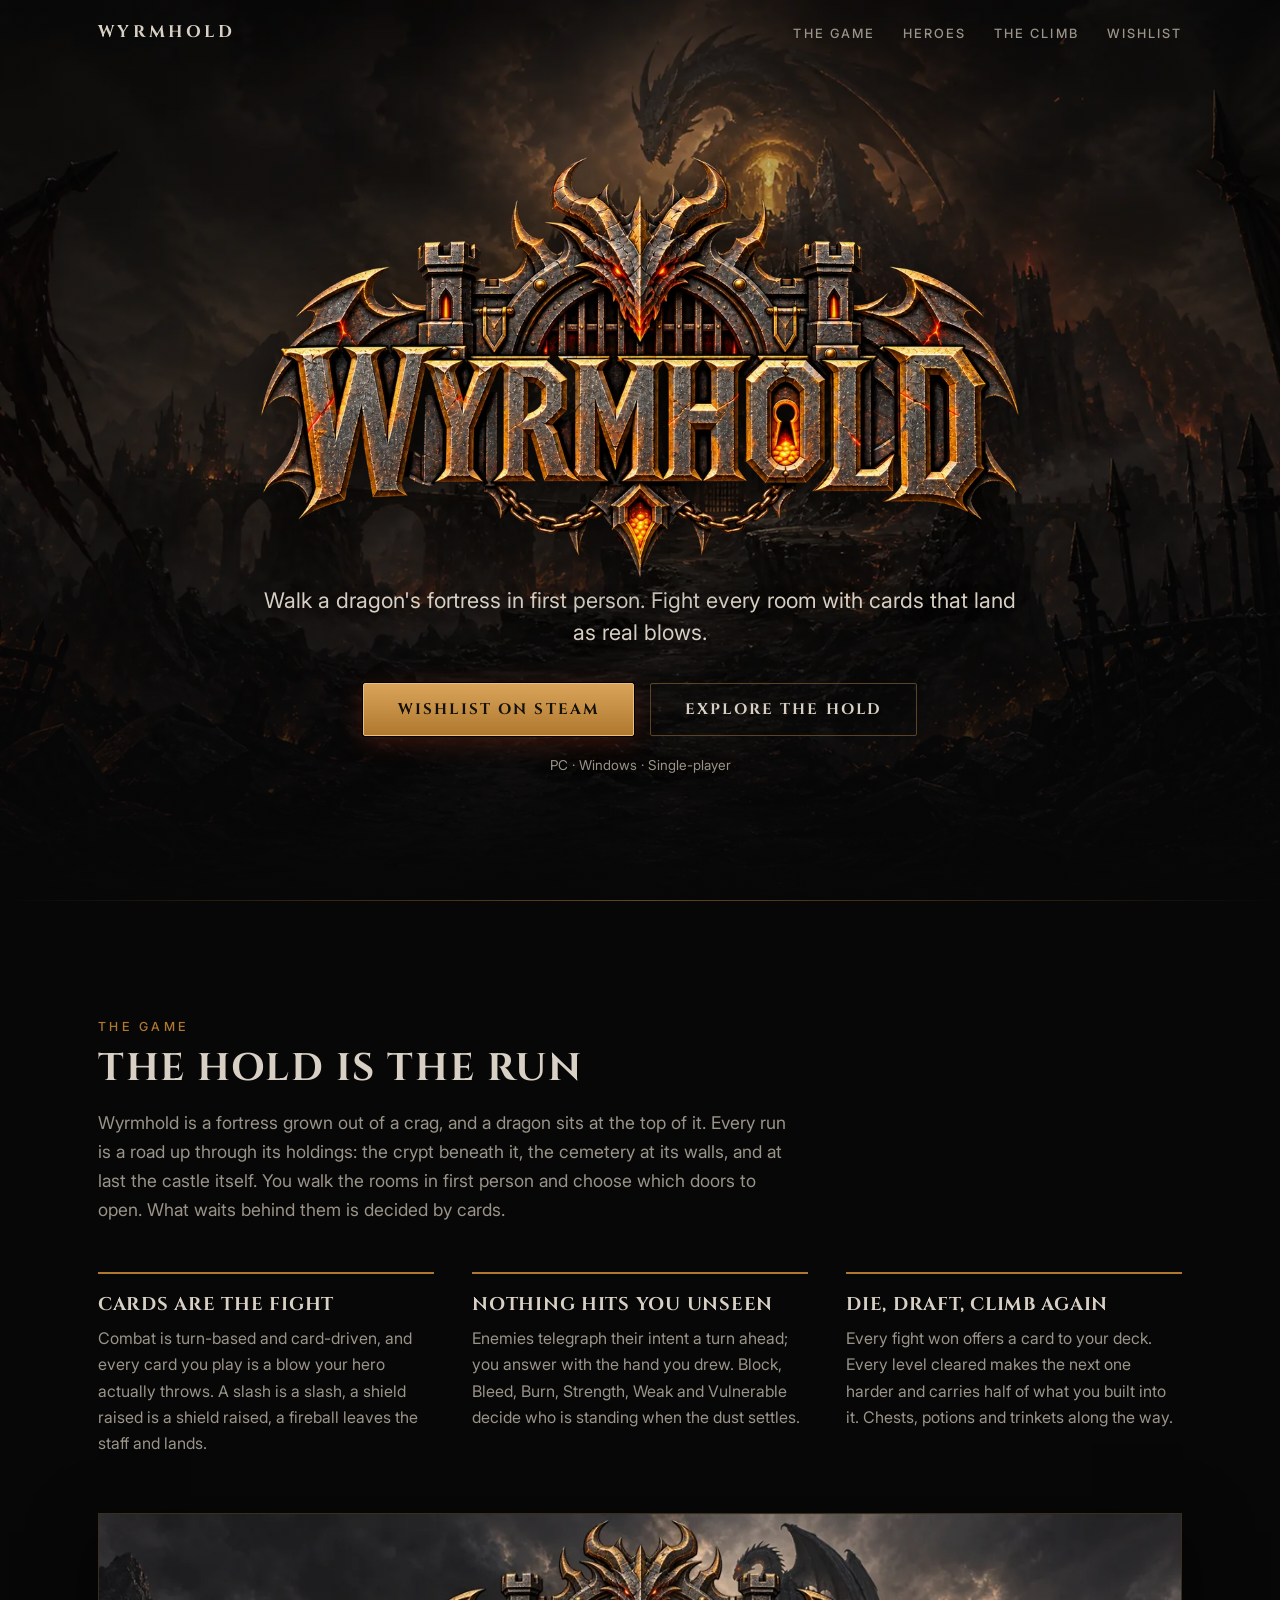
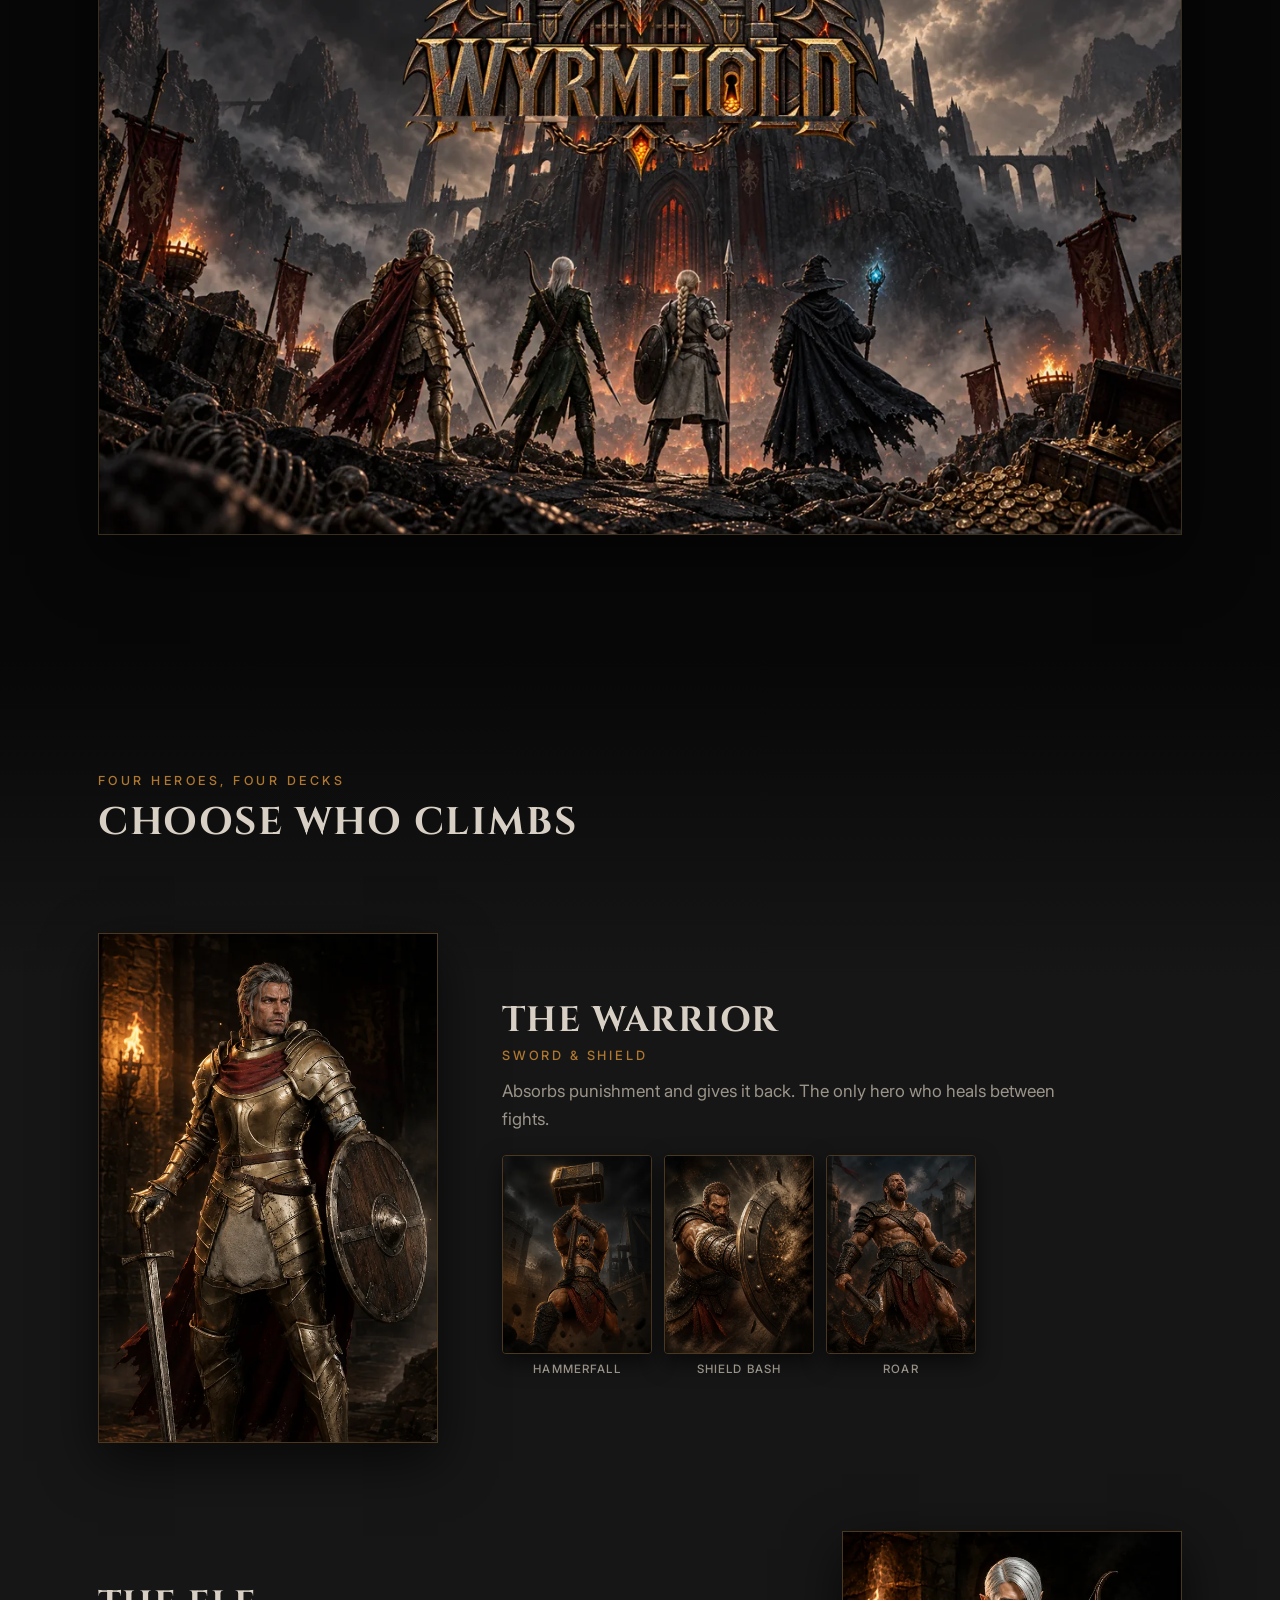
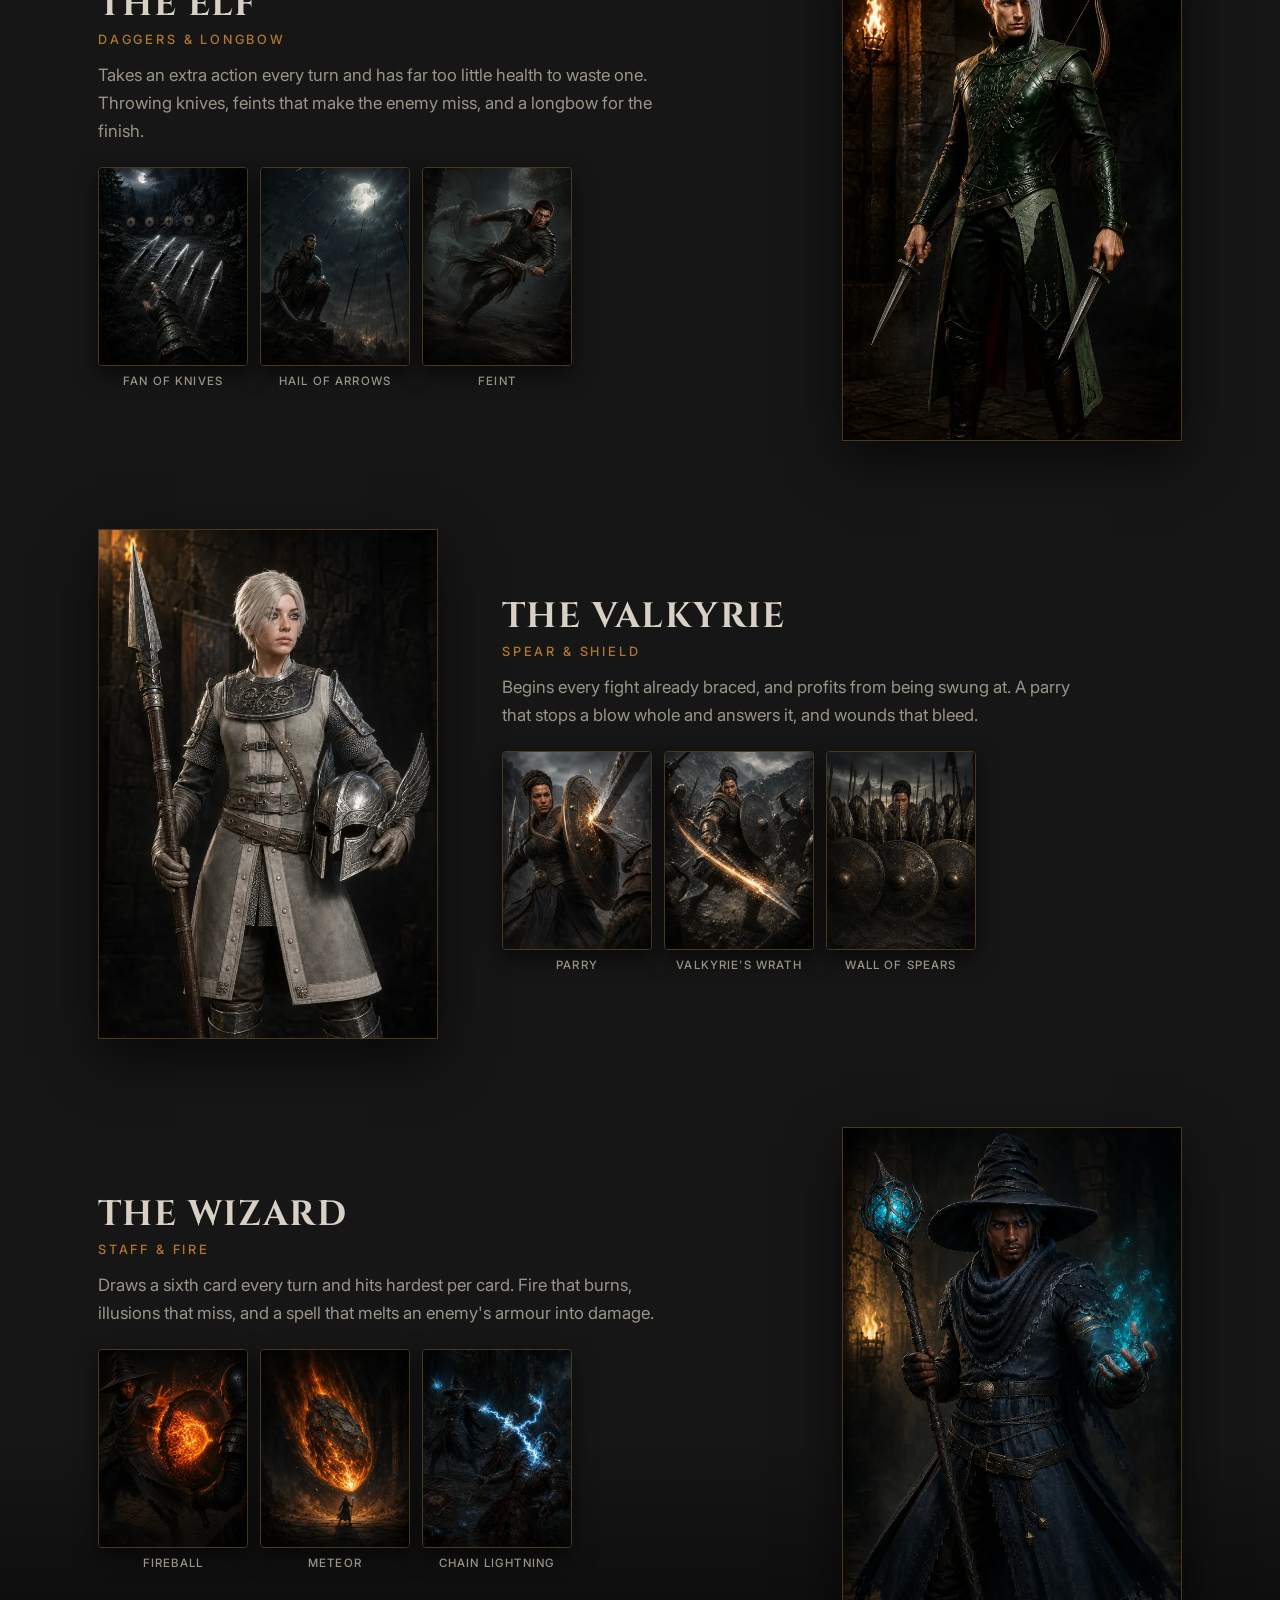
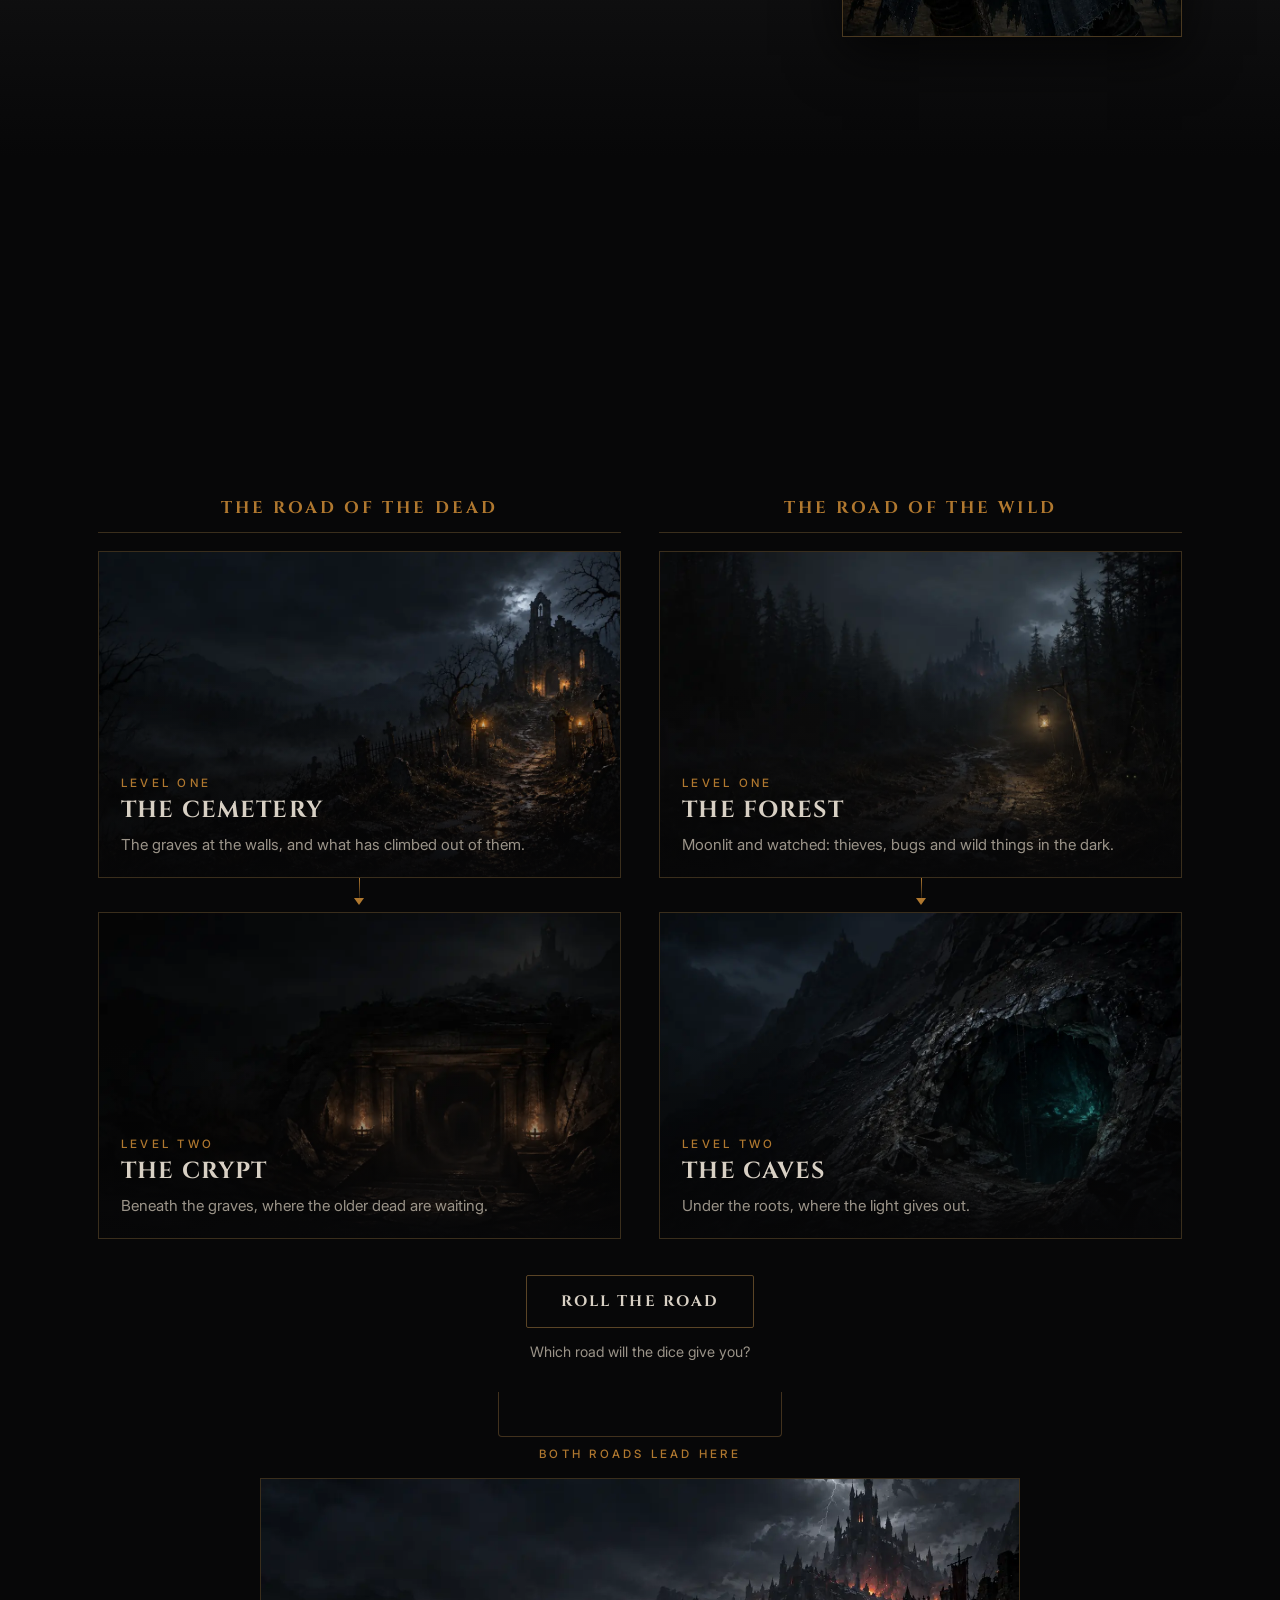
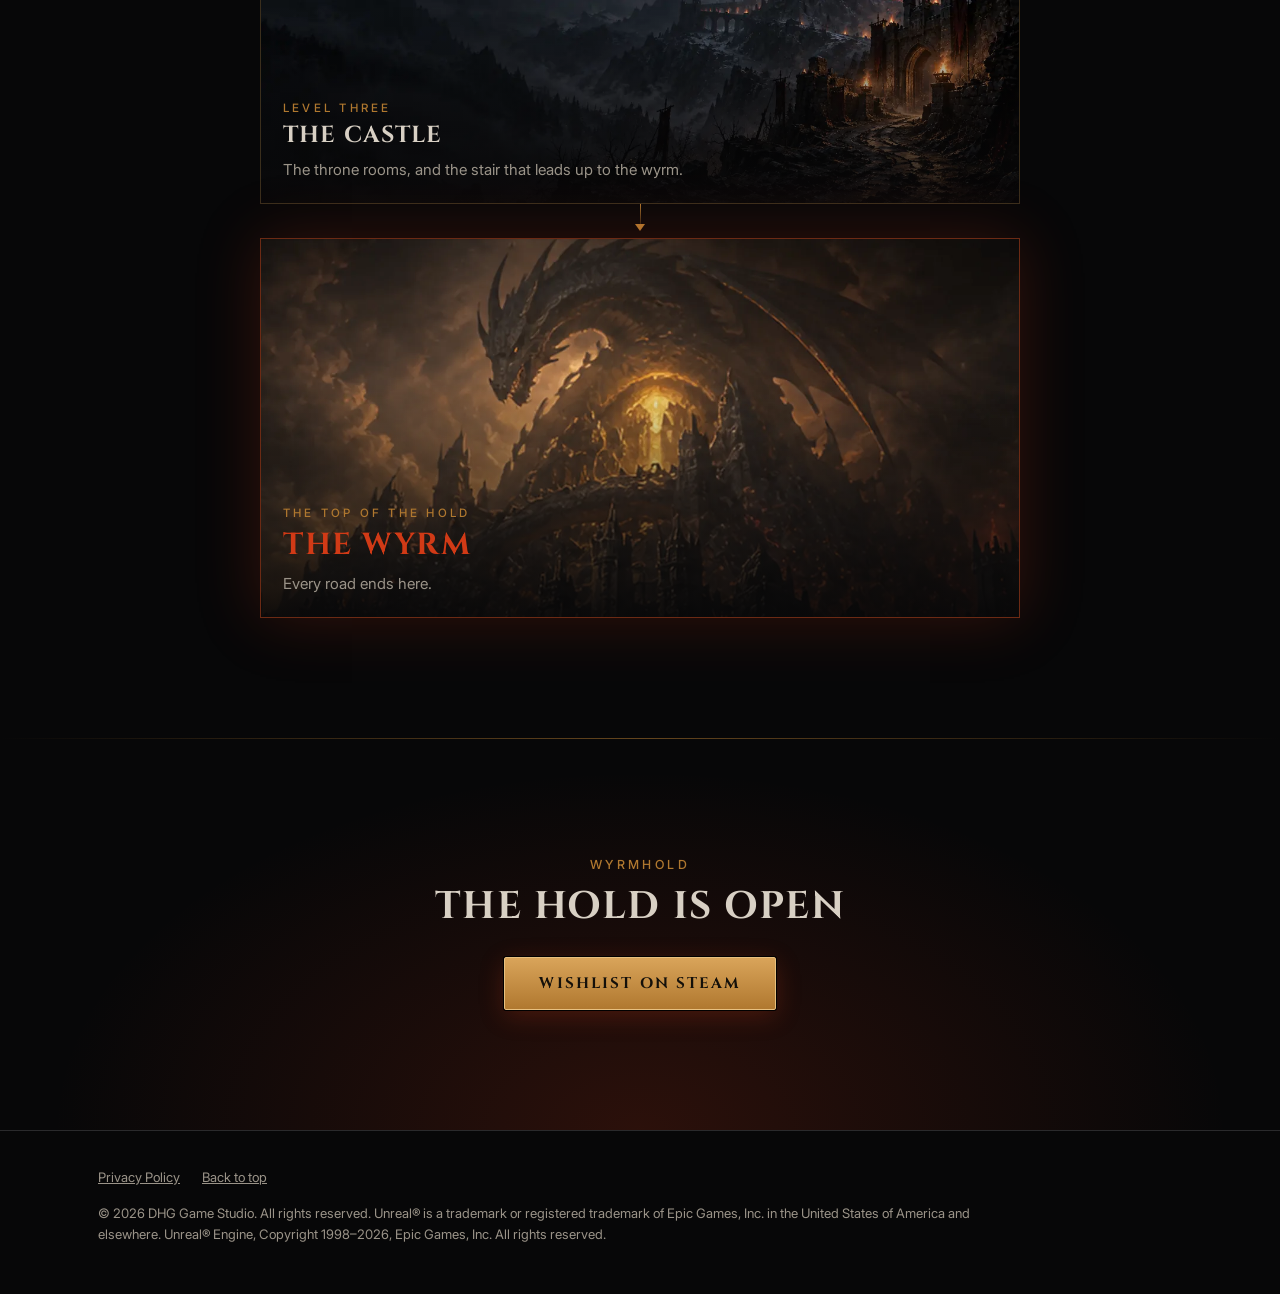
<file: index.html>
<!doctype html>
<html lang="en">
<head>
<meta charset="utf-8">
<meta name="viewport" content="width=device-width,initial-scale=1">
<title>Wyrmhold</title>
<meta name="description" content="A first-person dungeon crawl fought with cards. Four heroes, four decks, and a dragon at the top of the hold.">
<meta name="theme-color" content="#070708">
<link rel="canonical" href="https://wyrmholdthegame.com/">
<meta property="og:type" content="website">
<meta property="og:title" content="Wyrmhold">
<meta property="og:description" content="Walk a dragon's fortress in first person, then fight every room with cards that land as real blows.">
<meta property="og:url" content="https://wyrmholdthegame.com/">
<meta property="og:image" content="https://wyrmholdthegame.com/assets/img/og.jpg">
<meta name="twitter:card" content="summary_large_image">
<link rel="preload" href="assets/fonts/cinzel-700.woff2" as="font" type="font/woff2" crossorigin>
<link rel="preload" href="assets/img/hero-bg.webp" as="image">
<link rel="icon" href="assets/img/logo.webp" type="image/webp">
<link rel="stylesheet" href="assets/style.css">
</head>
<body>

<header class="nav">
  <div class="wrap">
    <a class="mark" href="#top">WYRMHOLD</a>
    <ul>
      <li><a href="#game">The Game</a></li>
      <li><a href="#heroes">Heroes</a></li>
      <li><a href="#climb">The Climb</a></li>
      <li><a href="#wishlist">Wishlist</a></li>
    </ul>
  </div>
</header>

<main id="top">

<section class="hero">
  <div>
    <img class="logo" src="assets/img/logo.webp" width="1100" height="611" alt="Wyrmhold">
    <p class="tag">Walk a dragon's fortress in first person. Fight every room with cards that land as real blows.</p>
    <div class="cta">
      <a class="btn" id="steam" href="https://store.steampowered.com/app/5244700/Wyrmhold/" rel="noopener">Wishlist on Steam</a>
      <a class="btn ghost" href="#game">Explore the hold</a>
    </div>
    <p class="note">PC &middot; Windows &middot; Single-player</p>
  </div>
</section>

<hr class="rule">

<section id="game">
  <div class="wrap">
    <div class="rv">
      <p class="eyebrow">The game</p>
      <h2>The hold is the run</h2>
      <p class="lead">Wyrmhold is a fortress grown out of a crag, and a dragon sits at the top of it. Every run is a road up through its holdings: the crypt beneath it, the cemetery at its walls, and at last the castle itself. You walk the rooms in first person and choose which doors to open. What waits behind them is decided by cards.</p>
    </div>
    <div class="pillars">
      <div class="pillar rv"><h3>Cards are the fight</h3><p>Combat is turn-based and card-driven, and every card you play is a blow your hero actually throws. A slash is a slash, a shield raised is a shield raised, a fireball leaves the staff and lands.</p></div>
      <div class="pillar rv"><h3>Nothing hits you unseen</h3><p>Enemies telegraph their intent a turn ahead; you answer with the hand you drew. Block, Bleed, Burn, Strength, Weak and Vulnerable decide who is standing when the dust settles.</p></div>
      <div class="pillar rv"><h3>Die, draft, climb again</h3><p>Every fight won offers a card to your deck. Every level cleared makes the next one harder and carries half of what you built into it. Chests, potions and trinkets along the way.</p></div>
    </div>
    <img class="keyart rv" src="assets/img/keyart.webp" width="1232" height="706" loading="lazy" alt="Four heroes stand on the road below the black fortress of Wyrmhold, a dragon coiled on its highest tower.">
  </div>
</section>

<section id="heroes" class="heroes-sec">
  <div class="wrap">
    <div class="rv">
      <p class="eyebrow">Four heroes, four decks</p>
      <h2>Choose who climbs</h2>
    </div>

    <article class="hero-row rv">
      <div class="portrait"><img src="assets/img/hero-warrior.webp" width="640" height="1226" loading="lazy" alt="The Warrior in gold plate with sword and round shield"></div>
      <div>
        <h3>The Warrior</h3>
        <p class="role">Sword &amp; shield</p>
        <p>Absorbs punishment and gives it back. The only hero who heals between fights.</p>
        <div class="cards">
          <figure><img src="assets/img/card-hammerfall.webp" width="520" height="693" loading="lazy" alt="Hammerfall card"><figcaption>Hammerfall</figcaption></figure>
          <figure><img src="assets/img/card-shieldbash.webp" width="520" height="693" loading="lazy" alt="Shield Bash card"><figcaption>Shield Bash</figcaption></figure>
          <figure><img src="assets/img/card-roar.webp" width="520" height="693" loading="lazy" alt="Roar card"><figcaption>Roar</figcaption></figure>
        </div>
      </div>
    </article>

    <article class="hero-row rv">
      <div class="portrait"><img src="assets/img/hero-elf.webp" width="640" height="933" loading="lazy" alt="The Elf in green leather holding two daggers"></div>
      <div>
        <h3>The Elf</h3>
        <p class="role">Daggers &amp; longbow</p>
        <p>Takes an extra action every turn and has far too little health to waste one. Throwing knives, feints that make the enemy miss, and a longbow for the finish.</p>
        <div class="cards">
          <figure><img src="assets/img/card-fanofknives.webp" width="520" height="693" loading="lazy" alt="Fan of Knives card"><figcaption>Fan of Knives</figcaption></figure>
          <figure><img src="assets/img/card-hailofarrows.webp" width="520" height="693" loading="lazy" alt="Hail of Arrows card"><figcaption>Hail of Arrows</figcaption></figure>
          <figure><img src="assets/img/card-feint.webp" width="520" height="693" loading="lazy" alt="Feint card"><figcaption>Feint</figcaption></figure>
        </div>
      </div>
    </article>

    <article class="hero-row rv">
      <div class="portrait"><img src="assets/img/hero-valkyrie.webp" width="640" height="962" loading="lazy" alt="The Valkyrie in grey mail with spear and helm"></div>
      <div>
        <h3>The Valkyrie</h3>
        <p class="role">Spear &amp; shield</p>
        <p>Begins every fight already braced, and profits from being swung at. A parry that stops a blow whole and answers it, and wounds that bleed.</p>
        <div class="cards">
          <figure><img src="assets/img/card-parry.webp" width="520" height="693" loading="lazy" alt="Parry card"><figcaption>Parry</figcaption></figure>
          <figure><img src="assets/img/card-valkyrieswrath.webp" width="520" height="693" loading="lazy" alt="Valkyrie's Wrath card"><figcaption>Valkyrie's Wrath</figcaption></figure>
          <figure><img src="assets/img/card-wallofspears.webp" width="520" height="693" loading="lazy" alt="Wall of Spears card"><figcaption>Wall of Spears</figcaption></figure>
        </div>
      </div>
    </article>

    <article class="hero-row rv">
      <div class="portrait"><img src="assets/img/hero-wizard.webp" width="640" height="960" loading="lazy" alt="The Wizard under a wide hat, a blue crystal glowing on his staff"></div>
      <div>
        <h3>The Wizard</h3>
        <p class="role">Staff &amp; fire</p>
        <p>Draws a sixth card every turn and hits hardest per card. Fire that burns, illusions that miss, and a spell that melts an enemy's armour into damage.</p>
        <div class="cards">
          <figure><img src="assets/img/card-fireball.webp" width="520" height="693" loading="lazy" alt="Fireball card"><figcaption>Fireball</figcaption></figure>
          <figure><img src="assets/img/card-meteor.webp" width="520" height="693" loading="lazy" alt="Meteor card"><figcaption>Meteor</figcaption></figure>
          <figure><img src="assets/img/card-chainlightning.webp" width="520" height="693" loading="lazy" alt="Chain Lightning card"><figcaption>Chain Lightning</figcaption></figure>
        </div>
      </div>
    </article>
  </div>
</section>

<section id="climb">
  <div class="wrap">
    <div class="rv">
      <p class="eyebrow">The climb</p>
      <h2>Two roads, one wyrm</h2>
      <p class="lead">Every run takes one of two roads up into the hold, chosen at random. Each road crosses two levels and ends in a boss, and both come out at the same castle, and the same dragon.</p>
    </div>

    <div class="routes rv" id="routes">
      <article class="route" data-route="dead">
        <h3 class="route-name">The Road of the Dead</h3>
        <div class="level"><img src="assets/img/biome-cemetery.webp" width="1280" height="720" loading="lazy" alt=""><div><p class="n">Level one</p><h4>The Cemetery</h4><p>The graves at the walls, and what has climbed out of them.</p></div></div>
        <div class="step" aria-hidden="true"></div>
        <div class="level"><img src="assets/img/biome-crypt.webp" width="1280" height="720" loading="lazy" alt=""><div><p class="n">Level two</p><h4>The Crypt</h4><p>Beneath the graves, where the older dead are waiting.</p></div></div>
      </article>
      <article class="route" data-route="wild">
        <h3 class="route-name">The Road of the Wild</h3>
        <div class="level"><img src="assets/img/biome-forest.webp" width="1280" height="720" loading="lazy" alt=""><div><p class="n">Level one</p><h4>The Forest</h4><p>Moonlit and watched: thieves, bugs and wild things in the dark.</p></div></div>
        <div class="step" aria-hidden="true"></div>
        <div class="level"><img src="assets/img/biome-caves.webp" width="1280" height="720" loading="lazy" alt=""><div><p class="n">Level two</p><h4>The Caves</h4><p>Under the roots, where the light gives out.</p></div></div>
      </article>
    </div>

    <div class="roll rv">
      <button type="button" class="btn ghost" id="roll">Roll the road</button>
      <p id="rolled" aria-live="polite">Which road will the dice give you?</p>
    </div>

    <div class="merge rv" aria-hidden="true"><span>Both roads lead here</span></div>

    <div class="finale rv">
      <div class="level wide"><img src="assets/img/biome-castle.webp" width="1280" height="720" loading="lazy" alt=""><div><p class="n">Level three</p><h4>The Castle</h4><p>The throne rooms, and the stair that leads up to the wyrm.</p></div></div>
      <div class="step" aria-hidden="true"></div>
      <div class="level wide wyrm"><img src="assets/img/wyrm.webp" width="1280" height="800" loading="lazy" alt="The wyrm coiled around the highest towers of Wyrmhold, a furnace glow at its heart."><div><p class="n">The top of the hold</p><h4>The Wyrm</h4><p>Every road ends here.</p></div></div>
    </div>
  </div>
</section>

<hr class="rule">

<section id="wishlist" class="final">
  <div class="wrap rv">
    <p class="eyebrow">Wyrmhold</p>
    <h2>The hold is open</h2>
    <a class="btn" href="https://store.steampowered.com/app/5244700/Wyrmhold/" rel="noopener">Wishlist on Steam</a>
  </div>
</section>

</main>

<footer>
  <div class="wrap">
    <nav><a href="privacy.html">Privacy Policy</a><a href="#top">Back to top</a></nav>
    <p>&copy; 2026 DHG Game Studio. All rights reserved. Unreal&reg; is a trademark or registered trademark of Epic Games, Inc. in the United States of America and elsewhere. Unreal&reg; Engine, Copyright 1998&ndash;2026, Epic Games, Inc. All rights reserved.</p>
  </div>
</footer>

<script src="assets/main.js" defer></script>
</body>
</html>
</file>
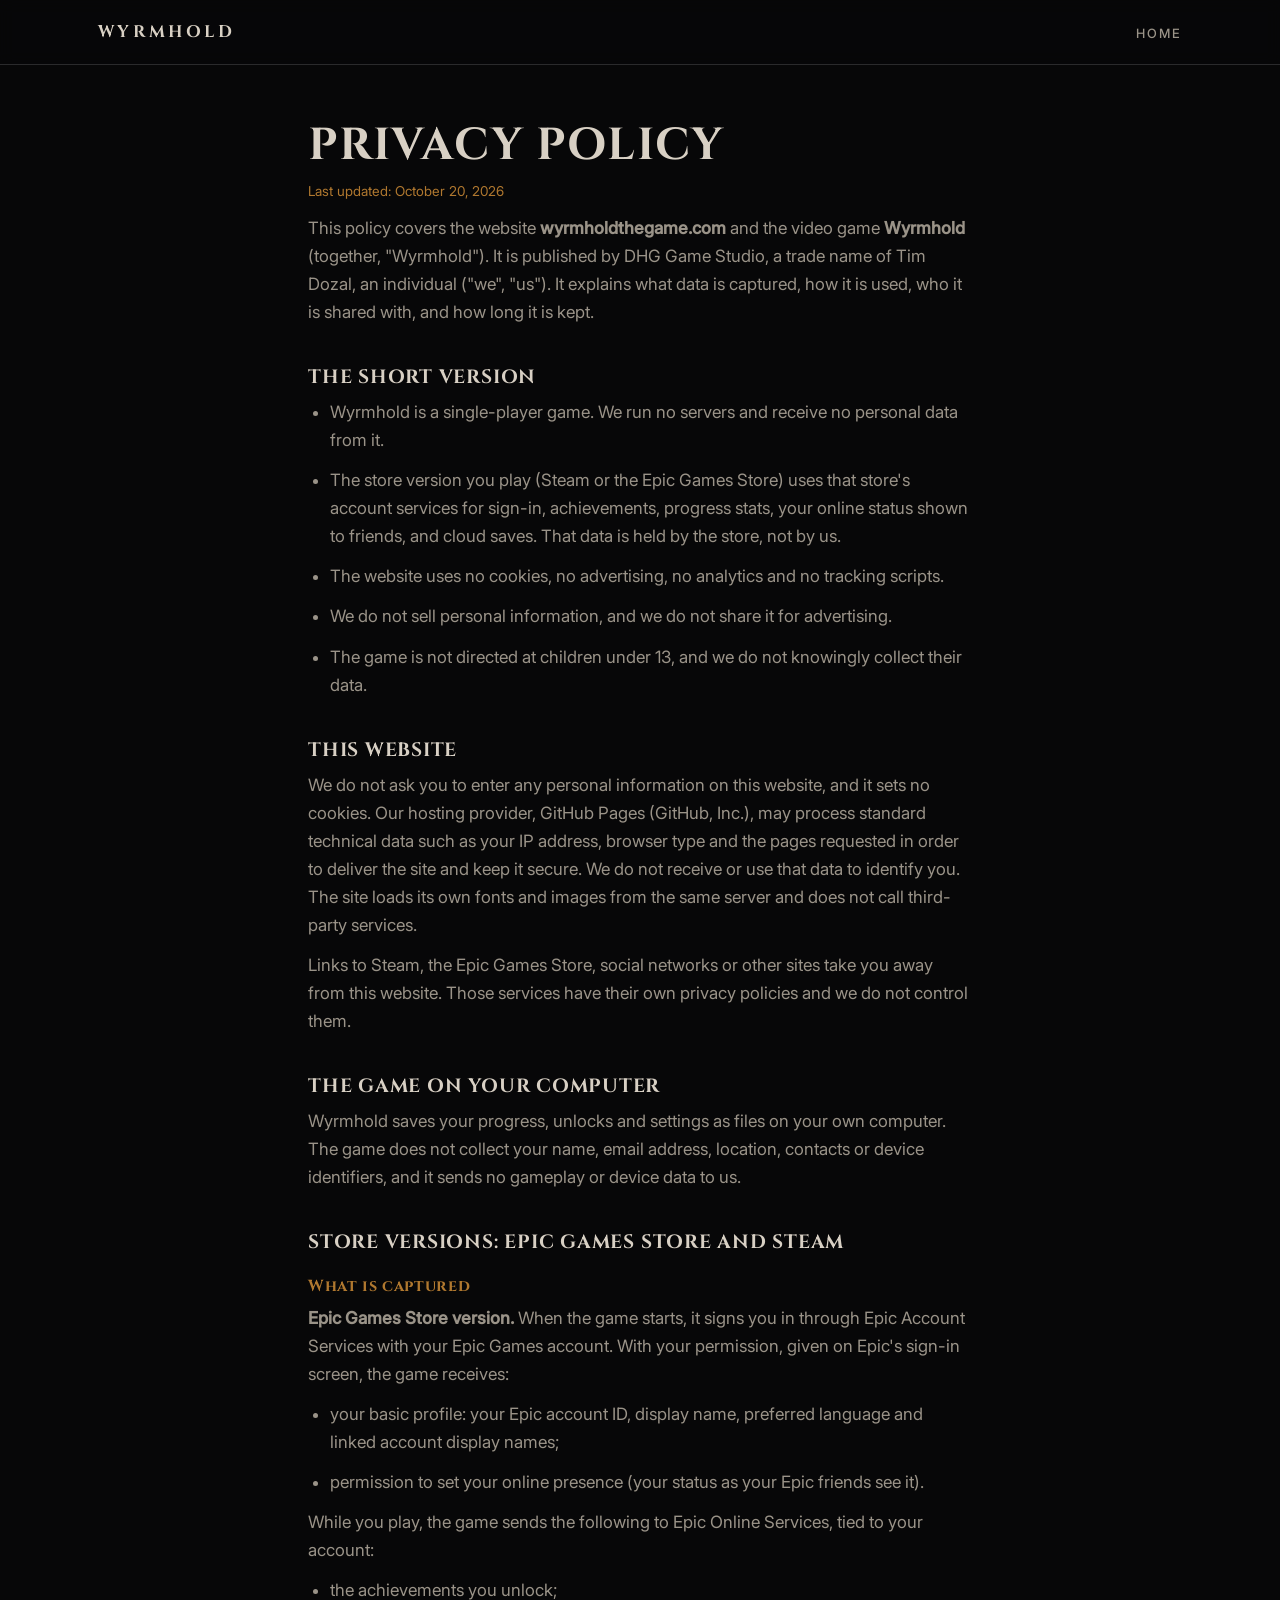
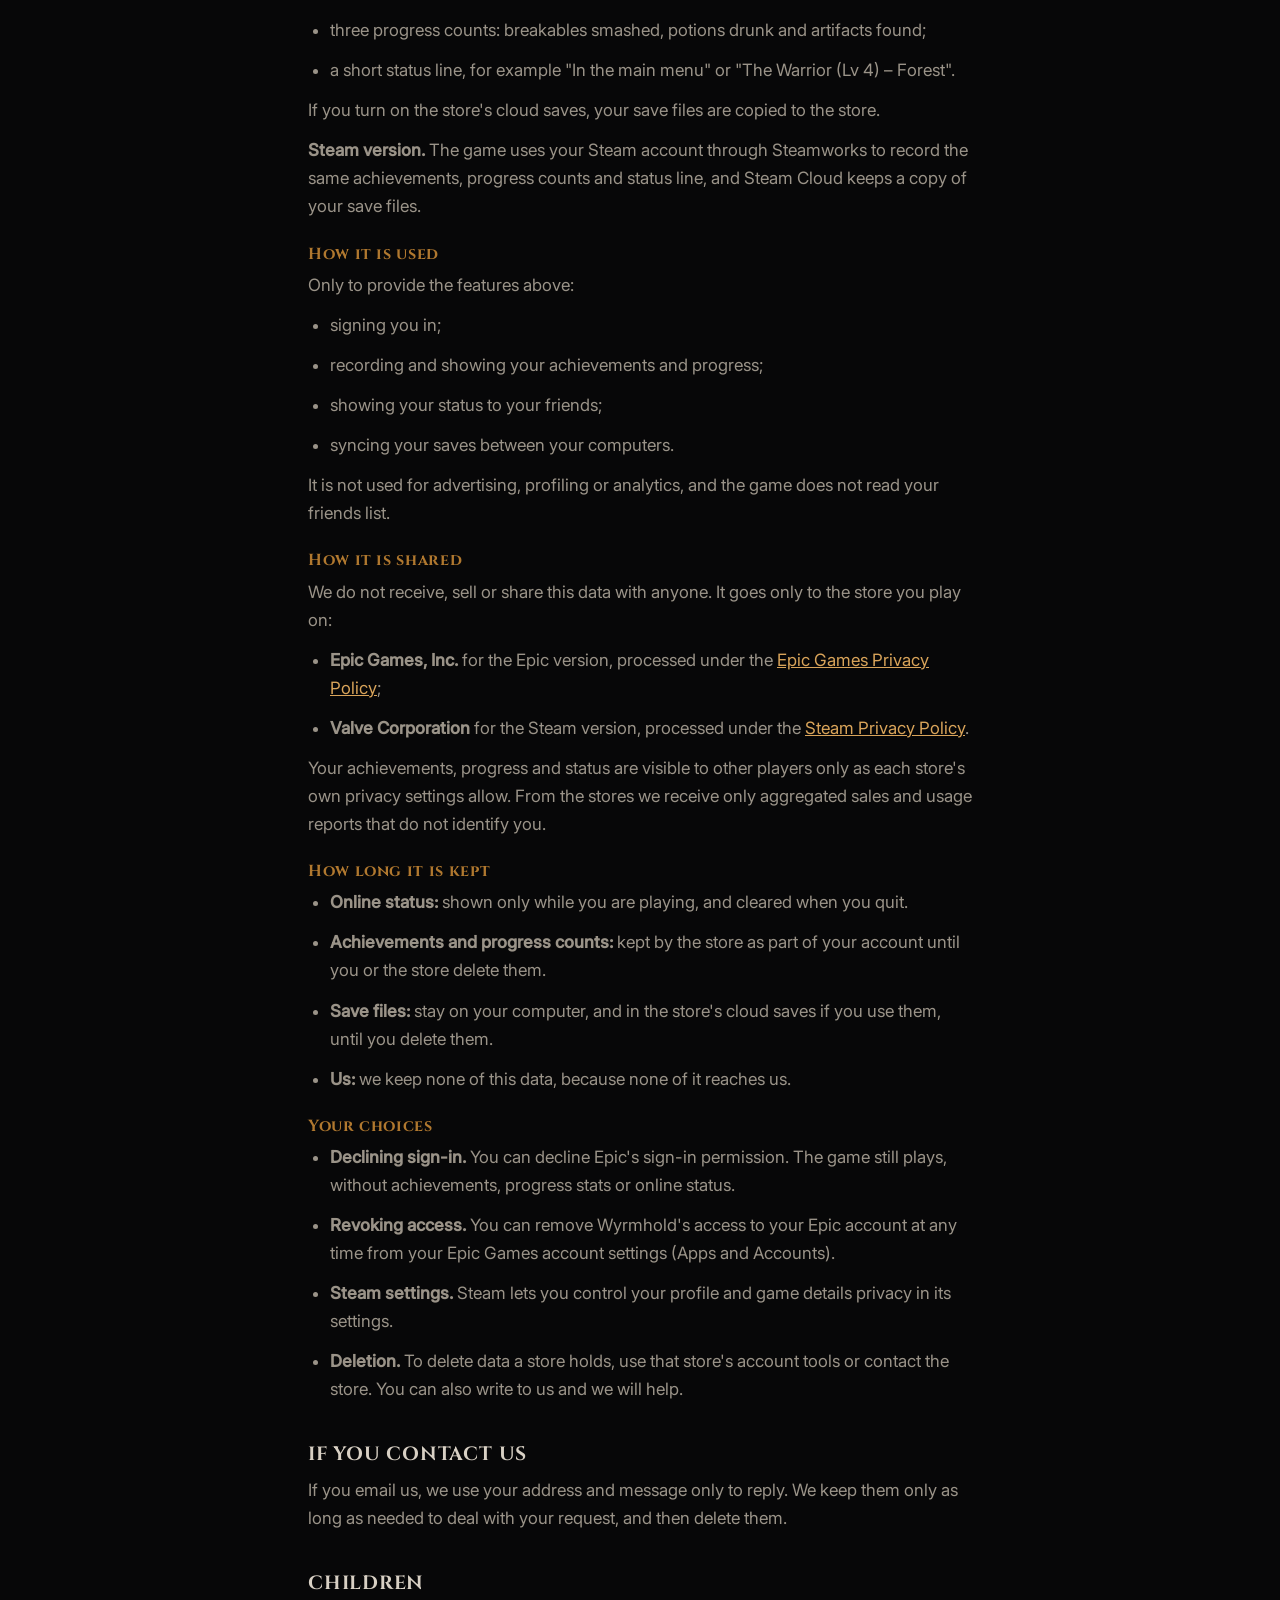
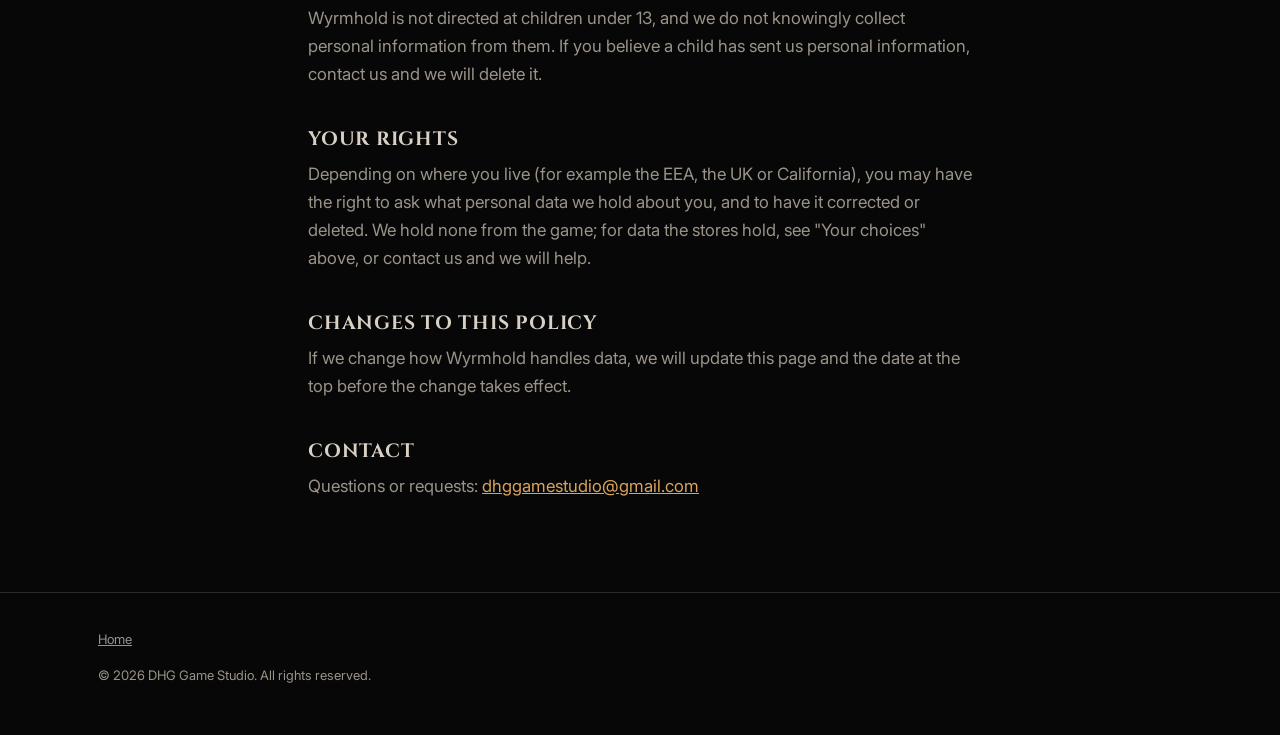
<file: privacy.html>
<!doctype html>
<html lang="en">
<head>
<meta charset="utf-8">
<meta name="viewport" content="width=device-width,initial-scale=1">
<title>Privacy Policy &middot; Wyrmhold</title>
<meta name="description" content="Privacy policy for the Wyrmhold website and game.">
<link rel="canonical" href="https://wyrmholdthegame.com/privacy.html">
<link rel="icon" href="assets/img/logo.webp" type="image/webp">
<link rel="stylesheet" href="assets/style.css">
</head>
<body>
<header class="nav solid"><div class="wrap"><a class="mark" href="./">WYRMHOLD</a><ul><li><a href="./">Home</a></li></ul></div></header>

<main class="legal">
<div class="wrap">
  <h1>Privacy Policy</h1>
  <p class="upd">Last updated: October 20, 2026</p>

  <p>This policy covers the website <strong>wyrmholdthegame.com</strong> and the video game <strong>Wyrmhold</strong> (together, "Wyrmhold"). It is published by DHG Game Studio, a trade name of Tim Dozal, an individual ("we", "us"). It explains what data is captured, how it is used, who it is shared with, and how long it is kept.</p>

  <h2>The short version</h2>
  <ul>
    <li>Wyrmhold is a single-player game. We run no servers and receive no personal data from it.</li>
    <li>The store version you play (Steam or the Epic Games Store) uses that store's account services for sign-in, achievements, progress stats, your online status shown to friends, and cloud saves. That data is held by the store, not by us.</li>
    <li>The website uses no cookies, no advertising, no analytics and no tracking scripts.</li>
    <li>We do not sell personal information, and we do not share it for advertising.</li>
    <li>The game is not directed at children under 13, and we do not knowingly collect their data.</li>
  </ul>

  <h2>This website</h2>
  <p>We do not ask you to enter any personal information on this website, and it sets no cookies. Our hosting provider, GitHub Pages (GitHub, Inc.), may process standard technical data such as your IP address, browser type and the pages requested in order to deliver the site and keep it secure. We do not receive or use that data to identify you. The site loads its own fonts and images from the same server and does not call third-party services.</p>
  <p>Links to Steam, the Epic Games Store, social networks or other sites take you away from this website. Those services have their own privacy policies and we do not control them.</p>

  <h2>The game on your computer</h2>
  <p>Wyrmhold saves your progress, unlocks and settings as files on your own computer. The game does not collect your name, email address, location, contacts or device identifiers, and it sends no gameplay or device data to us.</p>

  <h2>Store versions: Epic Games Store and Steam</h2>

  <h3>What is captured</h3>
  <p><strong>Epic Games Store version.</strong> When the game starts, it signs you in through Epic Account Services with your Epic Games account. With your permission, given on Epic's sign-in screen, the game receives:</p>
  <ul>
    <li>your basic profile: your Epic account ID, display name, preferred language and linked account display names;</li>
    <li>permission to set your online presence (your status as your Epic friends see it).</li>
  </ul>
  <p>While you play, the game sends the following to Epic Online Services, tied to your account:</p>
  <ul>
    <li>the achievements you unlock;</li>
    <li>three progress counts: breakables smashed, potions drunk and artifacts found;</li>
    <li>a short status line, for example "In the main menu" or "The Warrior (Lv 4) – Forest".</li>
  </ul>
  <p>If you turn on the store's cloud saves, your save files are copied to the store.</p>
  <p><strong>Steam version.</strong> The game uses your Steam account through Steamworks to record the same achievements, progress counts and status line, and Steam Cloud keeps a copy of your save files.</p>

  <h3>How it is used</h3>
  <p>Only to provide the features above:</p>
  <ul>
    <li>signing you in;</li>
    <li>recording and showing your achievements and progress;</li>
    <li>showing your status to your friends;</li>
    <li>syncing your saves between your computers.</li>
  </ul>
  <p>It is not used for advertising, profiling or analytics, and the game does not read your friends list.</p>

  <h3>How it is shared</h3>
  <p>We do not receive, sell or share this data with anyone. It goes only to the store you play on:</p>
  <ul>
    <li><strong>Epic Games, Inc.</strong> for the Epic version, processed under the <a href="https://www.epicgames.com/site/en-US/privacy-policy" rel="noopener">Epic Games Privacy Policy</a>;</li>
    <li><strong>Valve Corporation</strong> for the Steam version, processed under the <a href="https://store.steampowered.com/privacy_agreement/" rel="noopener">Steam Privacy Policy</a>.</li>
  </ul>
  <p>Your achievements, progress and status are visible to other players only as each store's own privacy settings allow. From the stores we receive only aggregated sales and usage reports that do not identify you.</p>

  <h3>How long it is kept</h3>
  <ul>
    <li><strong>Online status:</strong> shown only while you are playing, and cleared when you quit.</li>
    <li><strong>Achievements and progress counts:</strong> kept by the store as part of your account until you or the store delete them.</li>
    <li><strong>Save files:</strong> stay on your computer, and in the store's cloud saves if you use them, until you delete them.</li>
    <li><strong>Us:</strong> we keep none of this data, because none of it reaches us.</li>
  </ul>

  <h3>Your choices</h3>
  <ul>
    <li><strong>Declining sign-in.</strong> You can decline Epic's sign-in permission. The game still plays, without achievements, progress stats or online status.</li>
    <li><strong>Revoking access.</strong> You can remove Wyrmhold's access to your Epic account at any time from your Epic Games account settings (Apps and Accounts).</li>
    <li><strong>Steam settings.</strong> Steam lets you control your profile and game details privacy in its settings.</li>
    <li><strong>Deletion.</strong> To delete data a store holds, use that store's account tools or contact the store. You can also write to us and we will help.</li>
  </ul>

  <h2>If you contact us</h2>
  <p>If you email us, we use your address and message only to reply. We keep them only as long as needed to deal with your request, and then delete them.</p>

  <h2>Children</h2>
  <p>Wyrmhold is not directed at children under 13, and we do not knowingly collect personal information from them. If you believe a child has sent us personal information, contact us and we will delete it.</p>

  <h2>Your rights</h2>
  <p>Depending on where you live (for example the EEA, the UK or California), you may have the right to ask what personal data we hold about you, and to have it corrected or deleted. We hold none from the game; for data the stores hold, see "Your choices" above, or contact us and we will help.</p>

  <h2>Changes to this policy</h2>
  <p>If we change how Wyrmhold handles data, we will update this page and the date at the top before the change takes effect.</p>

  <h2>Contact</h2>
  <p>Questions or requests: <a href="mailto:dhggamestudio@gmail.com">dhggamestudio@gmail.com</a></p>
</div>
</main>

<footer>
  <div class="wrap">
    <nav><a href="./">Home</a></nav>
    <p>&copy; 2026 DHG Game Studio. All rights reserved.</p>
  </div>
</footer>
</body>
</html>
</file>
<file: assets/style.css>
@font-face{font-family:Cinzel;font-weight:400;font-display:swap;src:url(fonts/cinzel-400.woff2) format("woff2")}
@font-face{font-family:Cinzel;font-weight:700;font-display:swap;src:url(fonts/cinzel-700.woff2) format("woff2")}
@font-face{font-family:Inter;font-weight:400;font-display:swap;src:url(fonts/inter-400.woff2) format("woff2")}
@font-face{font-family:Inter;font-weight:500;font-display:swap;src:url(fonts/inter-500.woff2) format("woff2")}

:root{
  --soot:#070708; --iron:#242426; --iron-2:#161617; --gold:#b0782f; --gold-hi:#d9a45a;
  --ember:#d13a16; --ivory:#d8d0c4; --ivory-dim:#9a9388;
  --display:Cinzel,"Times New Roman",serif; --body:Inter,system-ui,sans-serif;
  --gutter:clamp(16px,4vw,48px); --max:1180px;
}
*{box-sizing:border-box;margin:0}
html{scroll-behavior:smooth;background:var(--soot)}
body{background:var(--soot);color:var(--ivory);font:400 1.0625rem/1.65 var(--body);-webkit-font-smoothing:antialiased}
img{display:block;max-width:100%;height:auto}
a{color:var(--gold-hi)}
a:focus-visible,button:focus-visible{outline:2px solid var(--gold-hi);outline-offset:3px}
.wrap{max-width:var(--max);margin:0 auto;padding:0 var(--gutter)}
h1,h2,h3{font-family:var(--display);font-weight:700;letter-spacing:.04em;line-height:1.15;color:var(--ivory)}
h2{font-size:clamp(1.6rem,3.4vw,2.4rem);text-transform:uppercase}
.eyebrow{font:500 .78rem/1 var(--body);letter-spacing:.28em;text-transform:uppercase;color:var(--gold);margin-bottom:14px}
.rule{height:1px;border:0;background:linear-gradient(90deg,transparent,var(--gold),transparent);opacity:.55;margin:0}

/* nav */
.nav{position:fixed;inset:0 0 auto;z-index:20;transition:background .3s,backdrop-filter .3s}
.nav.solid{background:rgba(7,7,8,.88);backdrop-filter:blur(8px);border-bottom:1px solid #2a2a2c}
.nav .wrap{display:flex;align-items:center;justify-content:space-between;height:64px}
.nav .mark{font:700 1.05rem var(--display);letter-spacing:.2em;color:var(--ivory);text-decoration:none}
.nav ul{display:flex;gap:28px;list-style:none;padding:0}
.nav ul a{font:500 .8rem var(--body);letter-spacing:.16em;text-transform:uppercase;color:var(--ivory-dim);text-decoration:none}
.nav ul a:hover{color:var(--ivory)}
@media(max-width:700px){.nav ul li:not(:last-child){display:none}}

/* buttons */
.btn{display:inline-block;padding:15px 34px;font:700 .95rem var(--display);letter-spacing:.14em;text-transform:uppercase;text-decoration:none;color:#14100a;background:linear-gradient(#d9a45a,#b0782f);border:1px solid #e8c07f;border-radius:2px;box-shadow:0 0 0 1px #000,0 6px 24px rgba(209,58,22,.25);transition:transform .15s,box-shadow .15s,filter .15s}
.btn:hover{transform:translateY(-2px);filter:brightness(1.08);box-shadow:0 0 0 1px #000,0 10px 32px rgba(209,58,22,.4)}
.btn.ghost{background:transparent;color:var(--ivory);border-color:#5a4426;box-shadow:none}
.btn.ghost:hover{border-color:var(--gold-hi)}
.btn[aria-disabled=true]{filter:saturate(.5) brightness(.8);cursor:default;pointer-events:none}

/* hero */
.hero{position:relative;min-height:100svh;display:grid;place-items:center;text-align:center;padding:96px var(--gutter) 64px;overflow:hidden;isolation:isolate}
.hero::before{content:"";position:absolute;inset:0;z-index:-2;background:url(img/hero-bg.webp) center 30%/cover no-repeat}
.hero::after{content:"";position:absolute;inset:0;z-index:-1;background:radial-gradient(ellipse at 50% 40%,rgba(7,7,8,0) 0,rgba(7,7,8,.55) 75%),linear-gradient(transparent 55%,var(--soot))}
.hero .logo{width:min(760px,92vw);margin:0 auto;filter:drop-shadow(0 8px 40px rgba(0,0,0,.8))}
.hero .tag{font:400 clamp(1.05rem,2vw,1.35rem)/1.5 var(--body);max-width:36em;margin:6px auto 34px;color:var(--ivory);text-shadow:0 2px 14px #000}
.cta{display:flex;gap:16px;justify-content:center;flex-wrap:wrap}
.note{margin-top:18px;font-size:.85rem;color:var(--ivory-dim);text-shadow:0 1px 8px #000}

/* sections */
section{padding:clamp(64px,10vw,120px) 0}
.lead{max-width:40em;color:var(--ivory-dim);margin-top:16px;font-size:1.1rem}
.pillars{display:grid;grid-template-columns:repeat(3,1fr);gap:clamp(20px,3vw,40px);margin-top:48px}
.pillar{border-top:2px solid var(--gold);padding-top:20px}
.pillar h3{font-size:1.15rem;margin-bottom:10px;text-transform:uppercase}
.pillar p{color:var(--ivory-dim);font-size:1rem}
@media(max-width:820px){.pillars{grid-template-columns:1fr}}

.keyart{margin-top:56px;border:1px solid #3a2e1c;box-shadow:0 20px 60px rgba(0,0,0,.6)}

/* heroes */
.heroes-sec{background:linear-gradient(var(--soot),var(--iron-2) 12%,var(--iron-2) 88%,var(--soot))}
.hero-row{display:grid;grid-template-columns:minmax(220px,340px) 1fr;gap:clamp(24px,5vw,64px);align-items:center;margin-top:clamp(48px,7vw,88px)}
.hero-row:nth-of-type(even){grid-template-columns:1fr minmax(220px,340px)}
.hero-row:nth-of-type(even) .portrait{order:2}
.portrait{border:1px solid #4a3920;box-shadow:0 18px 50px rgba(0,0,0,.65);overflow:hidden;aspect-ratio:2/3;background:#000}
.portrait img{width:100%;height:100%;object-fit:cover;object-position:top}
.hero-row h3{font-size:clamp(1.6rem,3vw,2.2rem);text-transform:uppercase}
.hero-row .role{font:500 .8rem var(--body);letter-spacing:.22em;text-transform:uppercase;color:var(--gold);margin:6px 0 14px}
.hero-row p{color:var(--ivory-dim);max-width:34em}
.cards{display:flex;gap:12px;margin-top:22px}
.cards figure{flex:1;max-width:150px;transition:transform .25s}
.cards figure:hover{transform:translateY(-8px) rotate(-1.2deg)}
.cards img{border:1px solid #4a3920;border-radius:4px;box-shadow:0 8px 22px rgba(0,0,0,.6)}
.cards figcaption{font:500 .72rem var(--body);letter-spacing:.1em;text-transform:uppercase;color:var(--ivory-dim);margin-top:8px;text-align:center}
@media(max-width:760px){
  .hero-row,.hero-row:nth-of-type(even){grid-template-columns:1fr}
  .hero-row:nth-of-type(even) .portrait{order:0}
  .portrait{max-width:300px;margin:0 auto}
}

/* the climb */
.routes{display:grid;grid-template-columns:1fr 1fr;gap:clamp(20px,3vw,40px);margin-top:48px}
.route{display:flex;flex-direction:column;align-items:stretch;transition:opacity .5s,filter .5s,transform .5s}
.route-name{font-size:1.05rem;text-transform:uppercase;letter-spacing:.18em;color:var(--gold);text-align:center;padding-bottom:14px;margin-bottom:18px;border-bottom:1px solid #3a2e1c}
.level{position:relative;width:100%;aspect-ratio:16/10;overflow:hidden;border:1px solid #3a2e1c;display:flex;align-items:flex-end}
.level img{position:absolute;inset:0;width:100%;height:100%;object-fit:cover;transition:transform .6s}
.level:hover img{transform:scale(1.05)}
.level::after{content:"";position:absolute;inset:0;background:linear-gradient(transparent 38%,rgba(7,7,8,.93))}
.level div{position:relative;z-index:1;padding:20px 22px}
.level .n{font:500 .72rem var(--body);letter-spacing:.28em;color:var(--gold);text-transform:uppercase}
.level h4{font:700 1.45rem var(--display);letter-spacing:.05em;text-transform:uppercase;margin:4px 0 6px;color:var(--ivory)}
.level p:not(.n){font-size:.95rem;color:var(--ivory-dim)}
.step{height:34px;position:relative}
.step::before{content:"";position:absolute;left:50%;top:0;bottom:8px;width:1px;background:linear-gradient(var(--gold),transparent)}
.step::after{content:"";position:absolute;left:50%;bottom:2px;margin-left:-5px;border:5px solid transparent;border-top:7px solid var(--gold)}
.roll{text-align:center;margin-top:36px}
.roll p{margin-top:12px;font-size:.9rem;color:var(--ivory-dim);min-height:1.6em}
.routes.rolled .route{opacity:.32;filter:grayscale(.7)}
.routes.rolled .route.picked{opacity:1;filter:none;transform:translateY(-4px)}
.routes.rolled .route.picked .route-name{color:var(--gold-hi);border-bottom-color:var(--gold)}
.merge{margin:28px auto 0;max-width:560px;text-align:center;position:relative}
.merge::before{content:"";display:block;height:44px;margin:0 auto;width:calc(50% + 2px);border:1px solid #5a4426;border-top:0;border-radius:0 0 4px 4px;opacity:.7}
.merge span{display:inline-block;margin-top:10px;font:500 .72rem var(--body);letter-spacing:.28em;text-transform:uppercase;color:var(--gold)}
.finale{max-width:760px;margin:12px auto 0}
.level.wide{aspect-ratio:21/9;min-height:190px}
.level.wyrm{aspect-ratio:16/8;min-height:240px;border-color:#6b2a14;box-shadow:0 0 60px rgba(209,58,22,.22)}
.level.wyrm h4{color:var(--ember);font-size:1.9rem}
@media(max-width:820px){
  .routes{grid-template-columns:1fr}
  .level.wide,.level.wyrm{aspect-ratio:16/10}
  .merge::before{width:2px;border:0;border-left:1px solid #5a4426;border-radius:0;height:30px}
}

/* final cta + footer */
.final{text-align:center;background:radial-gradient(ellipse at 50% 100%,rgba(209,58,22,.18),transparent 65%)}
.final h2{margin-bottom:28px}
footer{border-top:1px solid #2a2a2c;padding:36px 0 48px;color:var(--ivory-dim);font-size:.82rem}
footer .wrap{display:grid;gap:14px}
footer nav{display:flex;gap:22px;flex-wrap:wrap}
footer a{color:var(--ivory-dim)}
footer a:hover{color:var(--ivory)}
footer p{max-width:70em}

/* reveal */
.rv{opacity:0;transform:translateY(24px);transition:opacity .8s,transform .8s}
.rv.in{opacity:1;transform:none}
@media(prefers-reduced-motion:reduce){.rv{opacity:1;transform:none;transition:none}html{scroll-behavior:auto}.cards figure,.level img{transition:none}}

/* legal pages */
.legal{padding:120px 0 80px}
.legal .wrap{max-width:760px}
.legal h1{font-size:clamp(1.9rem,4vw,2.8rem);text-transform:uppercase;margin-bottom:8px}
.legal h2{font-size:1.2rem;margin:40px 0 10px}
.legal h3{font-size:1rem;margin:24px 0 8px;color:var(--gold)}
.legal p,.legal li{color:var(--ivory-dim);margin-bottom:12px}
.legal ul{padding-left:22px}
.legal .upd{font-size:.85rem;color:var(--gold)}
.todo{background:#2a1c0c;color:#e8c07f;padding:1px 6px;border-radius:2px;font-style:normal}
</file>
